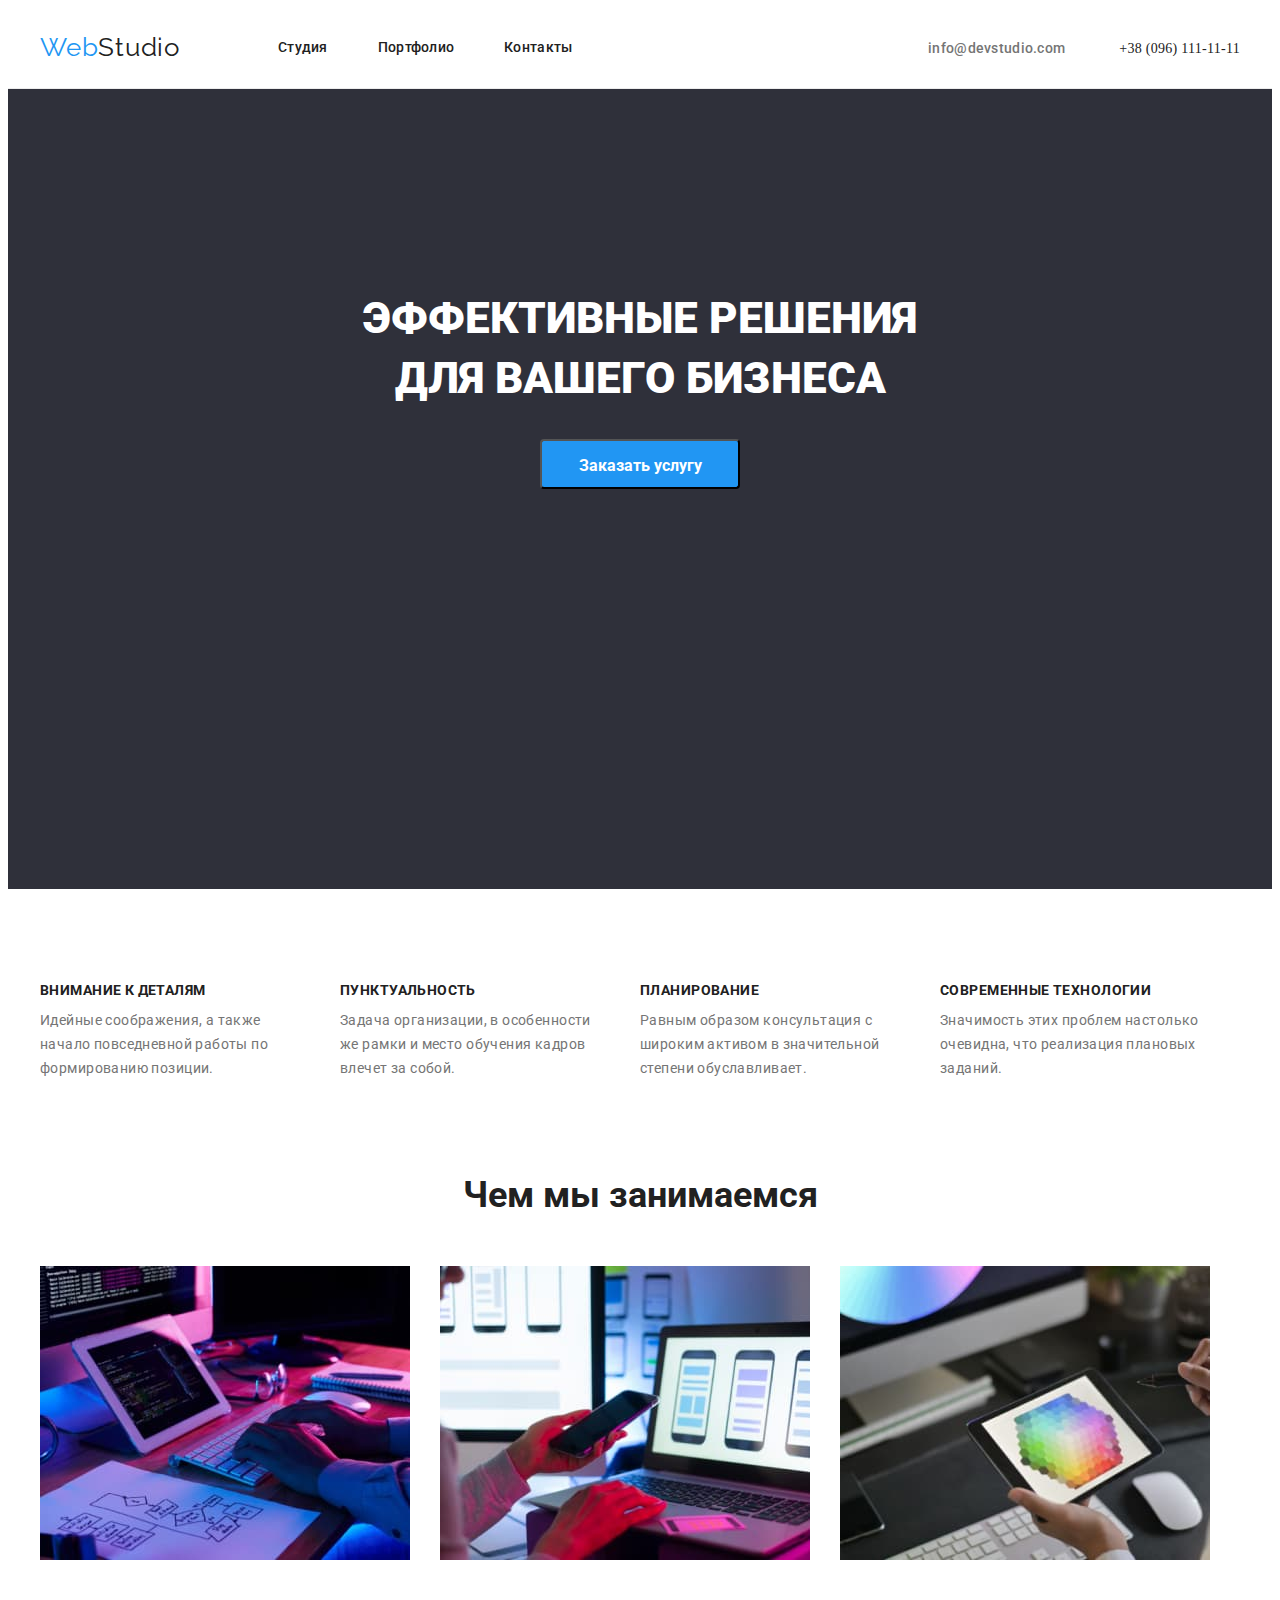
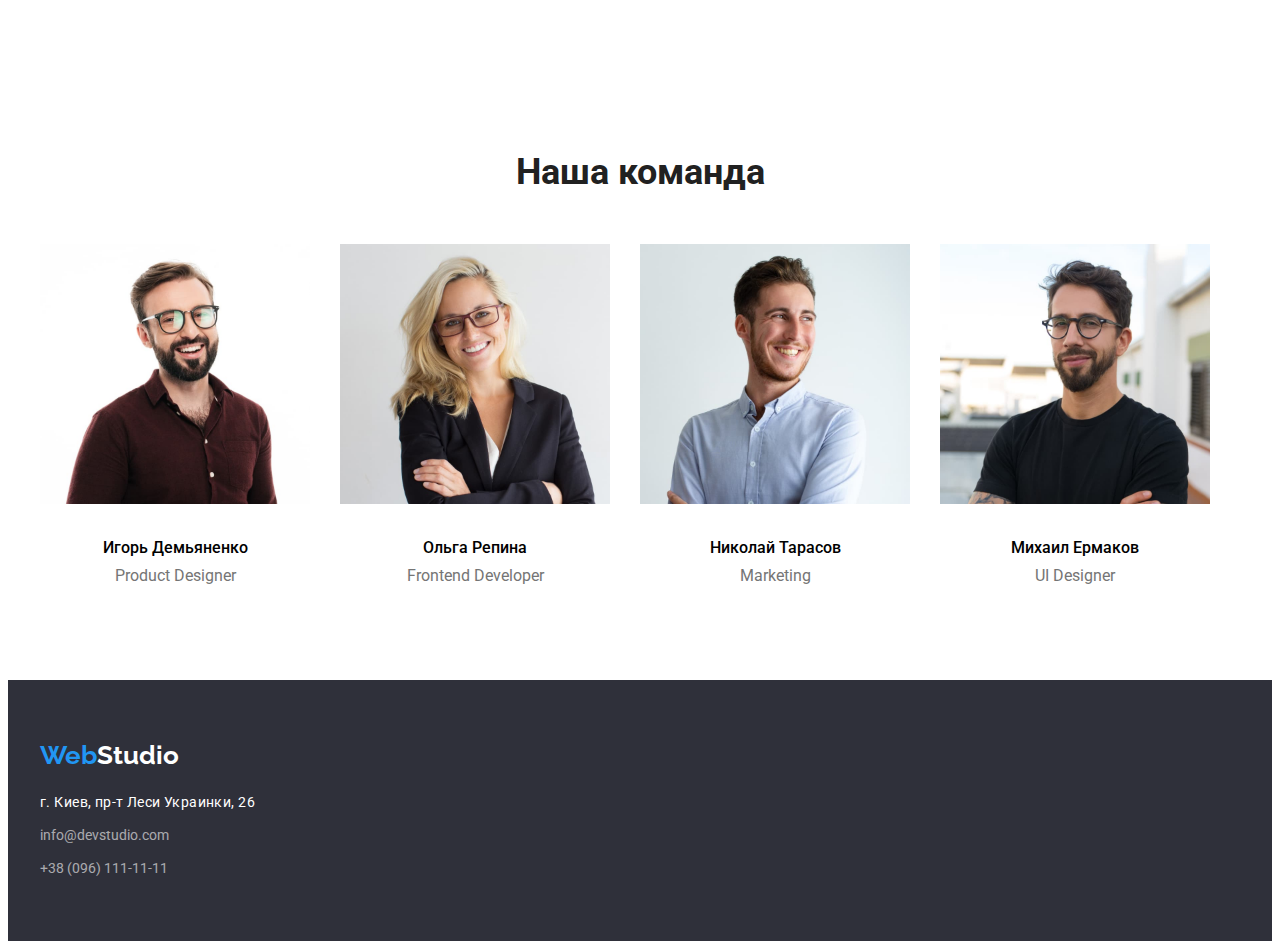
<file: index.html>
<!DOCTYPE html>
<html lang="ru">
<head>
    <meta charset="UTF-8">
    <meta http-equiv="X-UA-Compatible" content="IE=edge">
    <meta name="viewport" content="width=device-width, initial-scale=1.0">
    <title>Document</title>
    <link rel="preconnect" href="https://fonts.googleapis.com">
    <link rel="preconnect" href="https://fonts.gstatic.com" crossorigin>
    <link href="https://fonts.googleapis.com/css2?family=Raleway:wght@700&family=Roboto:wght@400;500;700;900&display=swap" rel="stylesheet">
    <link rel="stylesheet" href="https://cdnjs.cloudflare.com/ajax/libs/modern-normalize/1.1.0/modern-normalize.min.css" integrity="sha512-wpPYUAdjBVSE4KJnH1VR1HeZfpl1ub8YT/NKx4PuQ5NmX2tKuGu6U/JRp5y+Y8XG2tV+wKQpNHVUX03MfMFn9Q==" crossorigin="anonymous" referrerpolicy="no-referrer" />
    <link rel="stylesheet" href="./css/styles.css" />
</head>
<body>
    <!--Шапка сайта-->
    <header class="header">
        <div class="container">
        <a class="header-list list" lang="en" href="./index.html"><span class="Web">Web</span>Studio</a>
        <nav class="header-nav">
            <ul class="header-link">
                <li class="text-link"><a class="header-text link" href="./index.html">Студия</a></li>
                <li class="text-link"><a class="header-text link" href="./portfolio.html">Портфолио</a></li>
                <li class="text-link"><a class="header-text link" href="Контакты">Контакты</a></li>
            </ul>
        </nav>
        <div class="header-right">
        <a class="header-email link" lang="en" href="info@devstudio.com">info@devstudio.com</a>
        <a class="header-tel link" href="+38 096 111 11 11">+38 (096) 111-11-11</a>
        </div>
    </div>
    </header>
    <main class="main">
        <section class="main-sections">
            <div class="container">
            <h1 class="main-text">Эффективные решения<br>для вашего бизнеса</h1>
            <button class="main-button btn" type=“button”> Заказать услугу</button>
            </div>
        </section>
        <section class="title sections">
            <div class="container title-vrap">
            <ul class="title-list">
             <li class="title-table" ><h3 class="title-list-text pre-title">Внимание к деталям</h3 class="title-text"> <p class="item-text">Идейные соображения, а также начало повседневной работы по формированию позиции.</p></li>
             <li class="title-table" ><h3 class="title-list-text pre-title">Пунктуальность</h3 class="title-text"> <p class="item-text">Задача организации, в особенности же рамки и место обучения кадров влечет за собой.</p></li>
             <li class="title-table" ><h3 class="title-list-text pre-title">Планирование</h3 class="title-text"> <p class="item-text">Равным образом консультация с широким активом в значительной степени обуславливает.</p></li>
             <li class="title-table" ><h3 class="title-list-text pre-title">Современные технологии</h3 class="title-text"> <p class="item-text">Значимость этих проблем настолько очевидна, что реализация плановых заданий.</p></li>
            </ul>
            </div>
        </section>
          <section class="working sections">
          <div class="container">
           <h2 class="working-text">Чем мы занимаемся</h2>
            <ul class="foto-work">
             <li class="foto-work-img"><img src="./image/2.jpg" width="370" Height="294" alt="Рабочие фото1" /></li>
             <li class="foto-work-img"><img src="./image/3.jpg" width="370" Height="294" alt="Рабочие фото2" /></li>
             <li class="foto-work-img"><img src="./image/4.jpg" width="370" Height="294" alt="Рабочие фото3" /></li>
            </ul>
          </div>
        </section>
        <section class="team sections">
         <div class="container">   
          <h2 class="team-text">Наша команда</h2>
          <ul class="foto-team">
            <li class="foto-team-img"><img src="./image/8.jpg" width="270" Height="260" alt="Фото Игорь Демьяненко" /><h3  class="foto-team-text">Игорь Демьяненко</h3><p class="pre-text-vrap" lang="en">Product Designer</p></li>
            <li class="foto-team-img"><img src="./image/7.jpg" width="270" Height="260" alt="Фото Ольга Репина" /><h3 class="foto-team-text">Ольга Репина</h3><p class="pre-text-vrap" lang="en" >Frontend Developer</p></li>
            <li class="foto-team-img"><img src="./image/6.jpg" width="270" Height="260" alt="Фото Николай Тарасов" /><h3 class="foto-team-text">Николай Тарасов</h3><p class="pre-text-vrap" lang="en" >Marketing</p></li>
            <li class="foto-team-img"><img src="./image/5.jpg" width="270" Height="260" alt="Фото Михаил Ермаков" /><h3 class="foto-team-text">Михаил Ермаков</h3><p class="pre-text-vrap" lang="en" >UI Designer</p></li>
          </ul>
         </div>
        </section>
    </main>
    <footer class="footer">
      <div class="container">
        <a class="footer-link link" lang="en" href="./index.html"><span class="Web">Web</span>Studio</a>
        <address class="footer-address">г. Киев, пр-т Леси Украинки, 26</address>
        <a class="footer-email link end" lang="en" href="info@devstudio.com">info@devstudio.com</a>
        <a class="footer-tel link end" href="+38 096 111 11 11">+38 (096) 111-11-11</a>
      </div>
    </footer>
</body>
</html>
</file>
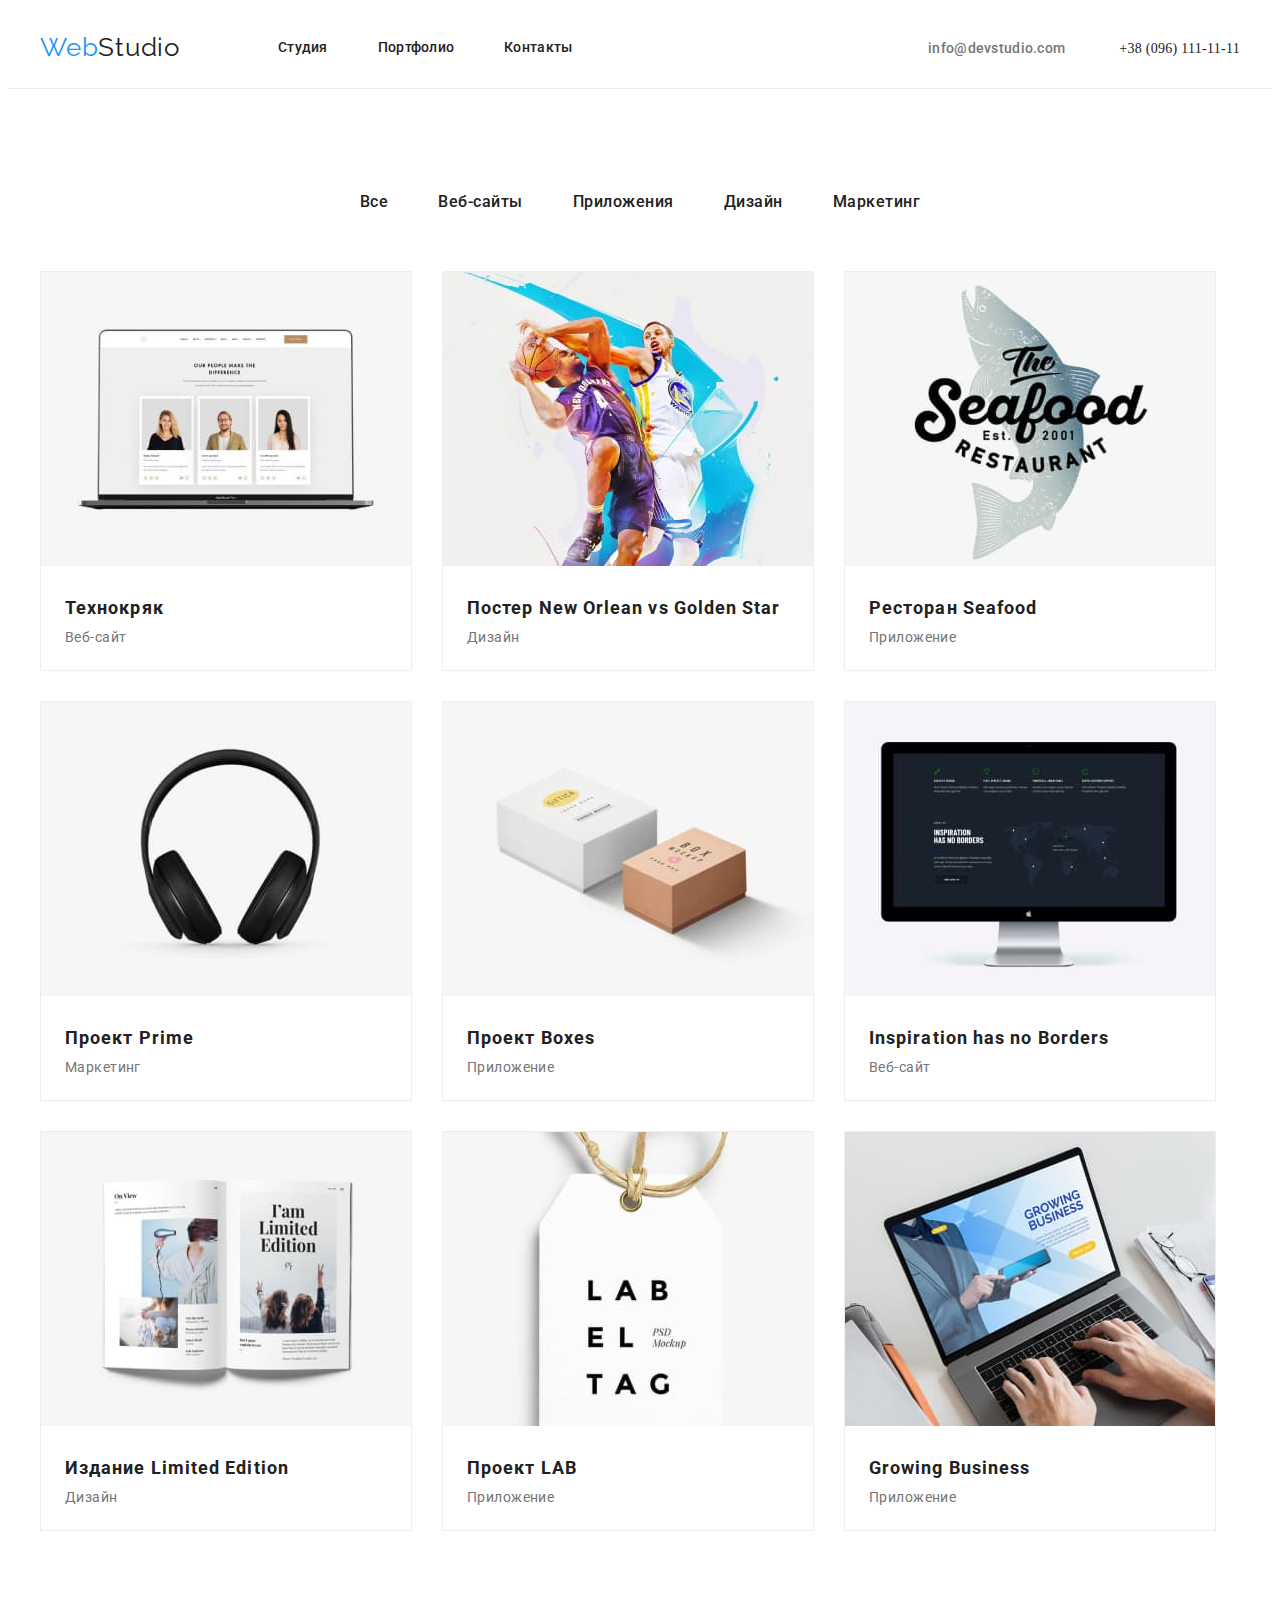
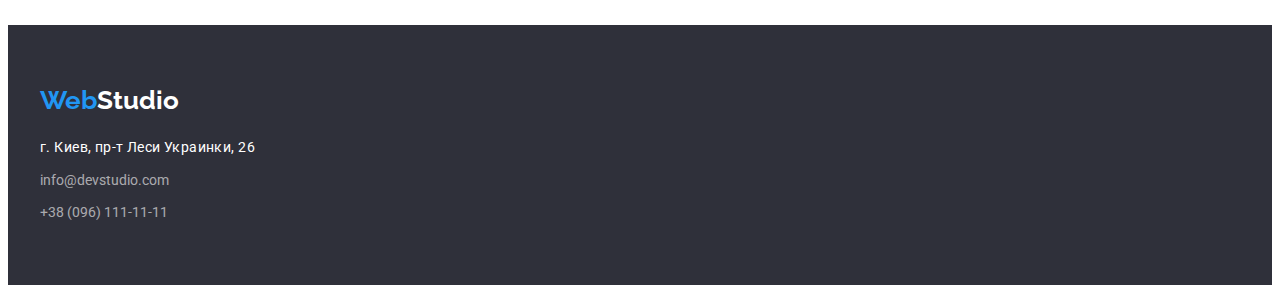
<file: portfolio.html>
<!DOCTYPE html>
<html lang="ru">

<head>
    <meta charset="UTF-8">
    <meta http-equiv="X-UA-Compatible" content="IE=edge">
    <meta name="viewport" content="width=device-width, initial-scale=1.0">
    <title>Document</title>
    <link rel="preconnect" href="https://fonts.googleapis.com">
<link rel="preconnect" href="https://fonts.gstatic.com" crossorigin>
<link href="https://fonts.googleapis.com/css2?family=Raleway:wght@700&family=Roboto:wght@400;500;700;900&display=swap" rel="stylesheet">
<link rel="stylesheet" href="https://cdnjs.cloudflare.com/ajax/libs/modern-normalize/1.1.0/modern-normalize.min.css" integrity="sha512-wpPYUAdjBVSE4KJnH1VR1HeZfpl1ub8YT/NKx4PuQ5NmX2tKuGu6U/JRp5y+Y8XG2tV+wKQpNHVUX03MfMFn9Q==" crossorigin="anonymous" referrerpolicy="no-referrer" />    
<link rel="stylesheet" href="./css/styles.css" />
</head>

<body>
    <!--Шапка сайта-->
    <header class="header">
        <div class="container">
        <a class="header-list list" lang="en" href="./index.html"><span class="Web">Web</span>Studio</a>
        <nav class="header-nav">
            <ul class="header-link">
                <li class="text-link"><a class="header-text link" href="./index.html">Студия</a></li>
                <li class="text-link"><a class="header-text link" href="./portfolio.html">Портфолио</a></li>
                <li class="text-link"><a class="header-text link" href="Контакты">Контакты</a></li>
            </ul>
        </nav>
        <div class="header-right">
        <a class="header-email link" lang="en" href="info@devstudio.com">info@devstudio.com</a>
        <a class="header-tel link" href="+38 096 111 11 11">+38 (096) 111-11-11</a>
        </div>
    </div>
    </header>
    <!--Герой-->
    <main class="main">
         <section class="sections-subtitle sections">
         <div class="container-link">
            <ul class="sektions-link">
                <li class="sektions-link-list" ><button class="sektions-item-link btn" type=“Все”>Все</button></li>
                <li class="sektions-link-list"><button class="sektions-item-link btn" type="Веб-сайты">Веб-сайты</button></li>
                <li class="sektions-link-list"><button class="sektions-item-link btn" type="Приложения">Приложения</button></li>
                <li class="sektions-link-list"><button class="sektions-item-link btn" type="Дизайн">Дизайн</button></li>
                <li class="sektions-link-list"><button class="sektions-item-link btn" type="Маркетинг">Маркетинг</button></li>
            </ul>
         </div>
           <div class="container">
            <ul class="post-list">
                <li class="post-item"><img src="./image/9.jpg" Width="370" Height="294" alt="Веб сайт"><div class="text"><h3 class="post-pre-text">Технокряк</h3><p class="post-text">Веб-сайт</p></div></li>
                <li class="post-item"><img src="./image/10.jpg" Width="370" Height="294" alt="Дизайн"><div class="text"><h3 class="post-pre-text">Постер New Orlean vs Golden Star</h3><p class="post-text">Дизайн</p></div></li>
                <li class="post-item"><img src="./image/11.jpg" Width="370" Height="294" alt="Приложение"><div class="text"><h3 class="post-pre-text">Ресторан Seafood</h3><p class="post-text">Приложение</p></div></li>
                <li class="post-item"><img src="./image/12.jpg" Width="370" Height="294" alt="Маркетинг"><div class="text"><h3 class="post-pre-text">Проект Prime</h3><p class="post-text">Маркетинг</p></div></li>
                <li class="post-item"><img src="./image/13.jpg" Width="370" Height="294" alt="Приложение"><div class="text"><h3 class="post-pre-text">Проект Boxes</h3><p class="post-text">Приложение</p></div></li>
                <li class="post-item"><img src="./image/14.jpg" Width="370" Height="294" alt="Веб-сайт"><div class="text"><h3 class="post-pre-text">Inspiration has no Borders</h3><p class="post-text">Веб-сайт</p></div></li>
                <li class="post-item"><img src="./image/15.jpg" Width="370" Height="294" alt="Дизайн"><div class="text"><h3 class="post-pre-text">Издание Limited Edition</h3><p class="post-text">Дизайн</p></div></li>
                <li class="post-item"><img src="./image/16.jpg" Width="370" Height="294" alt="Маркетинг"><div class="text"><h3 class="post-pre-text">Проект LAB</h3><p class="post-text">Приложение</p></div></li>
                <li class="post-item"><img src="./image/17.jpg" Width="370" Height="294" alt="Приложение"><div class="text"><h3 class="post-pre-text">Growing Business</h3><p class="post-text">Приложение</p></div></li>
            </ul>
           </div>
        </section>
    </main>
    <!--Подвал-->
    <footer class="footer">
        <div class="container">
          <a class="footer-link link" lang="en" href="./index.html"><span class="Web">Web</span>Studio</a>
          <address class="footer-address">г. Киев, пр-т Леси Украинки, 26</address>
          <a class="footer-email link end" lang="en" href="info@devstudio.com">info@devstudio.com</a>
          <a class="footer-tel link end" href="+38 096 111 11 11">+38 (096) 111-11-11</a>
        </div>
      </footer>
  </body>
  </html>
</file>
<file: css/styles.css>
:root {
  --main-title-color: #ffffff;
  --secondary-title-color: #757575;
  --main-text-color: #212121;
  --secondary-text-color: #757575;
  --third-text-color: #ffffff;
  --accent-color: #2196f3;
}
.body {
  font-family: "Raleway","Roboto",sans-serif;
  margin: 0px;
}

p,li,h1,h2,h3,h4,h5,h6{
  margin-top: 0px;
  margin-bottom: 0px;
}
ul{
  margin-top: 0px;
  margin-bottom: 0px;
  padding-left: 0px;
}
.link {
  text-decoration: none;
}

.list {
  list-style: none;
  text-decoration: none;
}

.item-text:not(:last-child){
  margin-left: 30px;
}

.item-text{
  margin: 0px;
  padding: 0px;
  font-size: 14px;
  text-decoration: none;
}
.item-text{
  font-family: Roboto;
  line-height: 1.71;
  letter-spacing: 0.03em;
  color: #757575;
}
.container{
  width: 1200px;
  padding-left: 15px;
  padding-right: 15px;
  margin: 0 auto;
}

.sections{
  padding-bottom: 94px;
}


.title-vrap{
  display: flex;
}

/*-------------HEADER-----------------*/

.header {
  border-bottom: 1px solid #ECECEC;
  background-color: var(--main-title-color);
}
.header .container{
  display: flex;
  align-items: center;
}

.header-list {
  padding: 0px;
  margin: 0px;
  margin-right: 93px;
  width: 145px;
  height: 31px;

  font-family: Raleway;
  font-style: 700;
  font-size: 26px;
  line-height: 1.19;
  letter-spacing: 0.03em;
  color: var(--main-text-color);
}
.header-list:hover,
.header-list:focus {
  color: var(--accent-color);
}
.header-list:active {
  color: var(--accent-color);
}
.Web{
  color: var(--accent-color);
}
.header-nav {
  list-style: none;
}
.header-nav{
  display: flex;
  align-items: center;
}

.header-link {
  color: var(--main-text-color);
  list-style: none;
}

.header-link {
  display: flex;
}

.text-link:not(:last-child){
  margin-right: 50px;
} 
.header-text{
  padding-top: 32px;
  padding-bottom: 32px;
}

.header-text{
  display: block;
  font-family: Roboto;
  font-style: normal;
  font-weight: 500;
  font-size: 14px;
  line-height: 1.14;
  letter-spacing: 0.02em;
  color: #212121;
}

.header-text:focus,
.header-text:hover {
  color: var(--accent-color);
}

.header-text:active {
  color: var(--accent-color);
}

.header-right{
  margin-left: auto;
}
.header-email:not(:last-child){
  margin-right: 50px;
}


.header-email {
  font-family: Roboto;
  font-style: normal;
  font-weight: 500;
  font-size: 14px;
  line-height: 1.14;
  letter-spacing: 0.02em;
  color: #757575;
  margin-top: 32px;
  margin-bottom: 32px;
}
.header-email:focus,
.header-email:hover {
  color: var(--accent-color);
}
.header-email:active {
  color: var(--accent-color);
}

.header-tel {
  font-weight: 500;
  font-size: 14px;
  line-height: 1.14;
  letter-spacing: 0.02em;
  color: #212121;
}
.header-tel:focus,
.header-tel:hover {
  color: var(--accent-color);
}
.header-tel:active {
  color: var(--accent-color);
}

/*-------------HERO------------------*/

.main {
  background-color: var(--main-title-color);
}

.main-sections {
  height: 600px;
  padding-top: 200px;
  background: #2f303a;
  text-align: center;
}

.main-text {
  font-family: Roboto;
  font-style: normal;
  font-weight: 900;
  font-size: 44px;
  line-height: 1.36;
  text-transform: uppercase;
  color: #ffffff;

  width: 696px;
  height: 120px;
  margin-left: auto;
  margin-right: auto;
  margin-bottom: 30px;
}
/*------------КНОПКА----------*/
.main-button {
  align-items: center;
  padding: 10px 32px;
  border-radius: 4px;
  min-width: 200px;
  height: 50px;

  
  cursor: pointer;
  font-family: Roboto;
  font-style: 700;
  font-weight: bold;
  font-size: 16px;
  line-height: 1.87;
  background-color: var(--accent-color);
  color: var(--accent-color);
}
.main-button:focus,
.main-button:hover {
  background-color: var(--main-title-color);
  color: var(--accent-color);
}

.btn{
  border-radius: 4px;
}

.btn {
  color: var(--third-text-color);
}
.btn:hover,
.btn:focus {
  color: var(--main-text-color);
}
.main-button-portfolio {
  color: var(--main-text-color);
  font-family: Roboto;
  font-style: normal;
  font-weight: 500;
  font-size: 16px;
  line-height: 1.62;
  background-color: none;
}

.main-button-portfolio:focus,
.main-button-portfolio:hover {
  background-color: var(--accent-color);
}

.sections-subtitle {
  padding-top: 94px;
  background-color: var(--main-title-color);
}

.sektions-link{
  display: flex;
}

.sektions-link {
  margin: 0 auto;
  list-style: none;
  width: 611px;
}

.sektions-link-list{
  display: flex;
}
.sektions-link-list{
  margin: 0 auto;

}
.sektions-item-link:not(:last-child){
  margin-right: 8px;
}

.sektions-item-link{
  padding: 6px 22px;
  list-style: none;
  text-decoration: none; 
  border: none;
  background: none;
}
.sektions-item-link {
  align-items: center;

  cursor: pointer;
  font-family: Roboto;
  font-style: normal;
  font-weight: 500;
  font-size: 16px;
  line-height: 1.62;
  text-align: center;
  letter-spacing: 0.03em;
  color: var(--main-text-color);
}
.sektions-item-link:focus,
.sektions-item-link:hover {
  color: var(--third-text-color);
  background-color: var(--accent-color);
}
.sektions-item-link:active {
  color: var(--accent-color);
}
.title{  
  padding-top: 94px;
  padding-bottom: 94px;
  list-style: none;
}
.title-list{
  display: flex;
}

.title-list{
  padding: 0px;
  list-style: none;
}

.title-table{
  display: flex;
  width: 270px;
}
  

.title-table{
  display: block;
 margin: 0 auto;
}

.title-table + .title-table{
  margin-left: 30px;
}

.title-list-text{
  margin-bottom: 10px;
  width: 270px;
  font-family: Roboto;
  font-style: normal;
  font-weight: 700;
  font-size: 14px;
  line-height: 1.14;
  letter-spacing: 0.03em;
  text-transform: uppercase;
  color: var(--main-text-color);
}

.container-link{
 margin-bottom: 50px;;
}

.title-text{
  display: flex;
  width: 270px;
  margin-left: -30px;
}

.post-list{
  display: flex;
  flex-wrap: wrap;
  margin-left: -30px;
  margin-top: -30px; 
}

.post-item{
  width: 370px; 
  padding: 20 24;
}

.post-item{
  flex-basis: ((100% - 3 * 30px) / 3);
  margin-left: 30px;
  margin-top: 30px;
}

.post-item{
  list-style: none;
  border: 1px solid #EEEEEE;
}

.text{
  display: block;
  padding-top: 20px;
  padding-bottom: 20px;
  padding-left: 24px;
  padding-right: 24px;
}


.post-text  {
  font-family: Roboto;
  font-style: normal;
  font-weight: 400;
  font-size: 14px;
  line-height: 1.71;
  letter-spacing: 0.03em;
  color: #757575;
}


.working {
  background-color: var(--main-title-color);
}

.foto-work{
  display: flex;
}

.foto-work {
  margin: 0px;
  padding: 0px;

  list-style: none;
}


.foto-work-img:not(:last-child){
  margin-right: 30px;
}

.working-text {
  margin-bottom: 50px;
  padding: 0px;
  text-align: center;


  font-family: Roboto;
  font-style: normal;
  font-weight: 700;
  font-size: 36px;
  line-height: 1.16;
  color: #212121;
}
.team {
  padding-top: 94px;
  list-style: none;
}


.foto-team{
  margin: 0px;
  padding: 0px;
}


.foto-team-img:not(:last-child){
  margin-right: 30px;
}

.foto-team-img {
  margin: 0px;
  padding: 0px;
  width: 270px;
  list-style: none;
}

.team{
  display: flex;
  padding-bottom: 94px;
}

.team-text {
  margin-bottom: 50px;
  text-align: center;

  font-family: Roboto;
  font-style: normal;
  font-weight: 700;
  font-size: 36px;
  line-height: 1.16;
  color: #212121;
}

.foto-team{
  display: flex;

}


.foto-team-text {
  margin-top: 30px;
  padding: 0px;
  text-align: center;
  font-family: Roboto;
  font-style: normal;
  font-weight: 500;
  font-size: 16px;
}

.pre-text-vrap{
  margin-top: 10px;
  text-align: center;

  font-family: Roboto;
  font-style: normal;
  font-weight: 400;
  font-size: 16px;
  line-height: 1.18;
  color: #757575;
}

.post-pre-text{
  font-family: Roboto;
  font-style: normal;
  font-weight: 700;
  font-size: 18px;
  line-height: 2;
  letter-spacing: 0.06em;
  color: var(--main-text-color);
}

.pre-text{
  padding-left: 20px;
  padding-top: 4px;

}

/*--------------FOOTER--------------*/

.footer{
  display: block;
}

.footer {
  padding-top: 60px;
  padding-bottom: 60px; 
  background: #2f303a;
}
.footer-link {
  font-family: Raleway;
  font-style: 700;
  font-weight: bold;
  font-size: 26px;
  line-height: 1.19;
  color: var(--third-text-color);
}
.footer-link:hover,
.footer-link:focus {
  color: var(--accent-color);
}
.footer-link:active {
  color: var(--accent-color);
}
.footer-address {
  font-family: Roboto;
 font-style: normal;
 font-weight: normal;
 font-size: 14px;
 line-height: 1.71;
letter-spacing: 0.03em;
  color: var(--third-text-color);
  margin-top: 20px;
}
.footer-email {
  font-family: Roboto;
  font-style: normal;
  font-weight: 400;
  font-size: 14px;
  line-height: 1.71;
  color: rgba(255, 255, 255, 0.6);
  margin-top: 9px;
}
.footer-email:focus,
.footer-email:hover {
  color: var(--accent-color);
}
.footer-email:active {
  color: var(--accent-color);
}
.footer-tel {
  font-family: Roboto;
  font-style: normal;
  font-weight: 400;
  font-size: 14px;
  line-height: 1.71;
  color: rgba(255, 255, 255, 0.6);
  margin-top: 9px;
}
.footer-tel:focus,
.footer-tel:hover {
  color: var(--accent-color);
}
.footer-tel:active {
  color: var(--accent-color);
}

.end{
  display: block;
}
</file>
